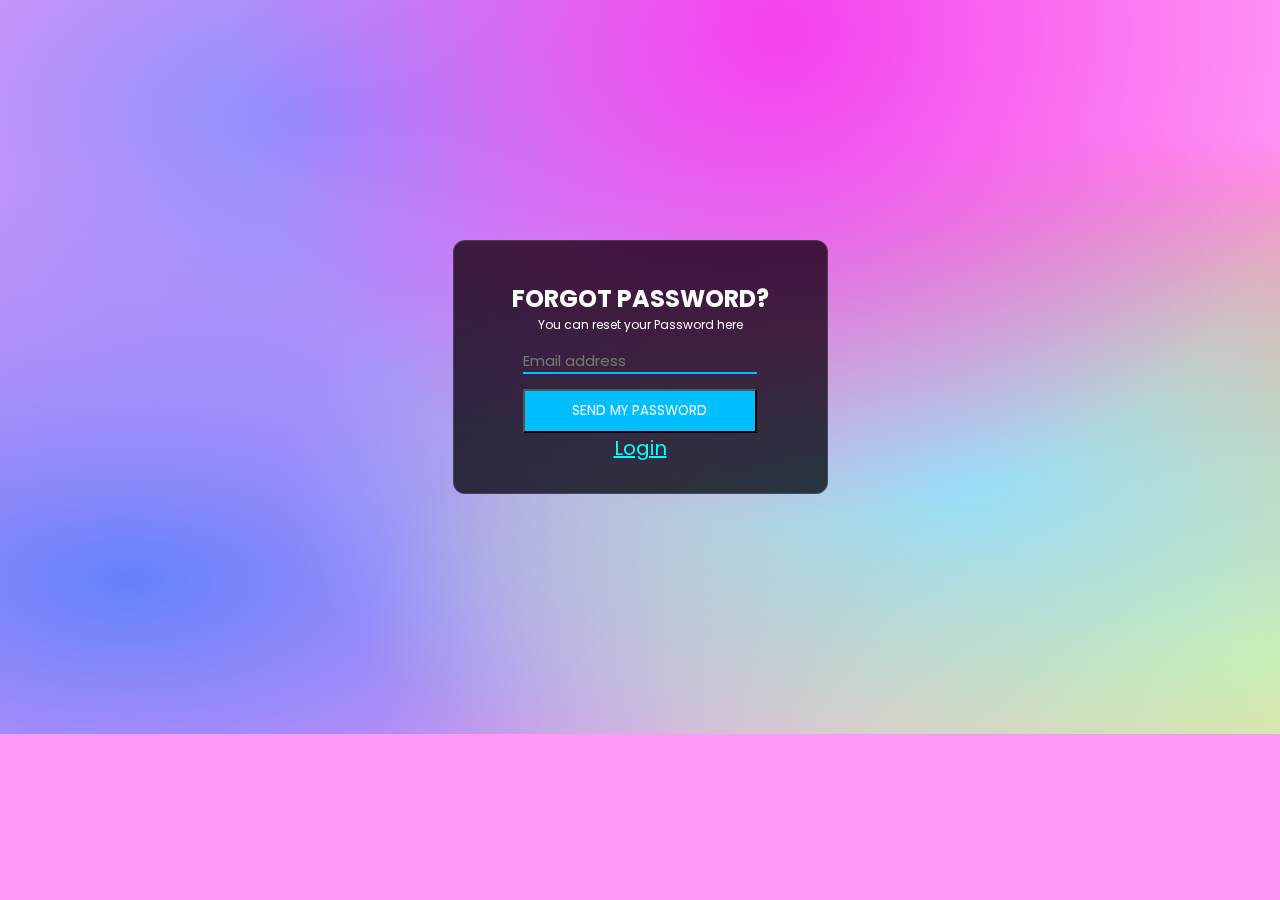
<file: forgotpassword.html>
<!doctype html>
<html lang="en">

<head>
    <!-- Required meta tags -->
    <meta charset="utf-8">
    <meta name="viewport" content="width=device-width, initial-scale=1">

    <!-- Font Awesome Icons  -->
    <link rel="stylesheet" href="https://cdnjs.cloudflare.com/ajax/libs/font-awesome/5.15.1/css/all.min.css"
        integrity="sha512-+4zCK9k+qNFUR5X+cKL9EIR+ZOhtIloNl9GIKS57V1MyNsYpYcUrUeQc9vNfzsWfV28IaLL3i96P9sdNyeRssA=="
        crossorigin="anonymous" />

    <!-- Google Fonts  -->
    <link rel="preconnect" href="https://fonts.googleapis.com">
    <link rel="preconnect" href="https://fonts.gstatic.com" crossorigin>
    <link href="https://fonts.googleapis.com/css2?family=Poppins&display=swap" rel="stylesheet">

    <title>Forgot Password UI Using CSS - @code.scientist x @codingtorque</title>
</head>
<style>
* {
    margin: 0;
    padding: 0;
    font-family: 'Poppins', sans-serif;
}

body {
    background-color: #ff99f5;
    background-image:
        radial-gradient(at 61% 4%, hsla(303, 91%, 61%, 1) 0px, transparent 50%),
        radial-gradient(at 75% 66%, hsla(196, 91%, 79%, 1) 0px, transparent 50%),
        radial-gradient(at 98% 88%, hsla(76, 87%, 78%, 1) 0px, transparent 50%),
        radial-gradient(at 23% 16%, hsla(238, 96%, 77%, 1) 0px, transparent 50%),
        radial-gradient(at 95% 65%, hsla(13, 91%, 75%, 1) 0px, transparent 50%),
        radial-gradient(at 10% 79%, hsla(228, 96%, 69%, 1) 0px, transparent 50%),
        radial-gradient(at 85% 58%, hsla(328, 81%, 68%, 1) 0px, transparent 50%);
    background-repeat: no-repeat;
    color: white;
    display: flex;
    align-items: center;
    justify-content: center;
    padding: 15rem 0;
}

.card {
    backdrop-filter: blur(16px) saturate(180%);
    -webkit-backdrop-filter: blur(16px) saturate(180%);
    background-color: rgba(0, 0, 0, 0.75);
    border-radius: 12px;
    border: 1px solid rgba(255, 255, 255, 0.125);
    display: flex;
    flex-direction: column;
    align-items: center;
    padding: 30px 40px;
}

.lock-icon {
    font-size: 3rem;
}

h2 {
    font-size: 1.5rem;
    margin-top: 10px;
    text-transform: uppercase;
}

p {
    font-size: 12px;
}

.passInput {
    margin-top: 15px;
    width: 80%;
    background: transparent;
    border: none;
    border-bottom: 2px solid deepskyblue;
    font-size: 15px;
    color: white;
    outline: none;
}

button{
    margin-top: 15px;
    width: 80%;
    background-color: deepskyblue;
    color: white;
    padding: 10px;
    text-transform: uppercase;
}
a{
    font-size: 20px;
    color: aqua;
}

</style>
<body>
    <div class="card">
        <p class="lock-icon"><i class="fas fa-lock"></i></p>
        <h2>Forgot Password?</h2>
        <p>You can reset your Password here</p>
        <input type="text" class="passInput" placeholder="Email address">
        <button type="submit" onclick="alert('Link has been sent to your email to reset Password')">Send My Password</button>
        <a href="login.html">Login</a>
    </div>
</body>

</html>
</file>
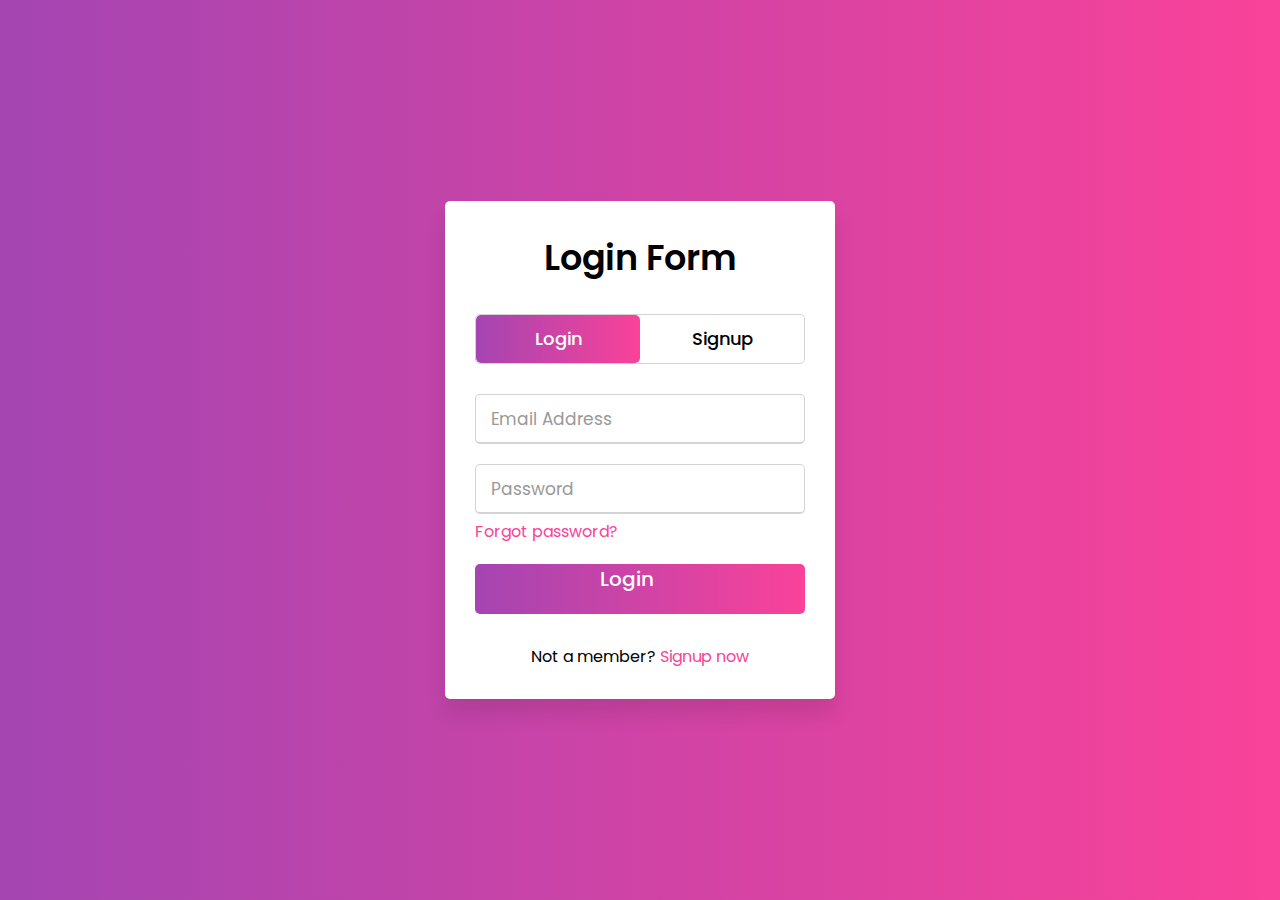
<file: login.html>
<!DOCTYPE html>
<html lang="en" dir="ltr">
  <head>
    <meta charset="utf-8">
    <title>Login & Signup Form | CodingNepal</title>
    <link rel="stylesheet" href="style.css">
    <meta name="viewport" content="width=device-width, initial-scale=1.0">
  </head>
  <body>
    <div class="wrapper">
      <div class="title-text">
        <div class="title login">Login Form</div>
        <div class="title signup">Signup Form</div>
      </div>
      <div class="form-container">
        <div class="slide-controls">
          <input type="radio" name="slide" id="login" checked>
          <input type="radio" name="slide" id="signup">
          <label for="login" class="slide login">Login</label>
          <label for="signup" class="slide signup">Signup</label>
          <div class="slider-tab"></div>
        </div>
        <div class="form-inner">
          <form action="#" class="login">
            <div class="field">
              <input type="email" placeholder="Email Address" required>
            </div>
            <div class="field">
              <input type="password" placeholder="Password" required>
            </div>
            <div class="pass-link"><a href="forgotpassword.html">Forgot password?</a></div>
            <div class="field btn">
              <div class="btn-layer"></div>
              <a href="index.html">Login</a>
            </div>
            <div class="signup-link">Not a member? <a href="">Signup now</a></div>
          </form>
          <form action="#" class="signup">
            <div class="field">
              <input type="email" placeholder="Email Address" required>
            </div>
            <div class="field">
              <input type="password" placeholder="Password" required>
            </div>
            <div class="field">
              <input type="password" placeholder="Confirm password" required>
            </div>
            <div class="field btn">
              <div class="btn-layer"></div>
              <a href="login.html">Sign Up</a>
            </div>
          </form>
        </div>
      </div>
    </div>

    <script>
      const loginText = document.querySelector(".title-text .login");
      const loginForm = document.querySelector("form.login");
      const loginBtn = document.querySelector("label.login");
      const signupBtn = document.querySelector("label.signup");
      const signupLink = document.querySelector("form .signup-link a");
      signupBtn.onclick = (()=>{
        loginForm.style.marginLeft = "-50%";
        loginText.style.marginLeft = "-50%";
      });
      loginBtn.onclick = (()=>{
        loginForm.style.marginLeft = "0%";
        loginText.style.marginLeft = "0%";
      });
      signupLink.onclick = (()=>{
        signupBtn.click();
        return false;
      });
    </script>

  </body>
</html>
</file>
<file: style.css>
@import url('https://fonts.googleapis.com/css?family=Poppins:400,500,600,700&display=swap');
*{
  margin: 0;
  padding: 0;
  box-sizing: border-box;
  font-family: 'Poppins', sans-serif;
}
html,body{
  display: grid;
  height: 100%;
  width: 100%;
  place-items: center;
  background: -webkit-linear-gradient(left, #a445b2, #fa4299);
}
::selection{
  background: #fa4299;
  color: #fff;
}
.wrapper{
  overflow: hidden;
  max-width: 390px;
  background: #fff;
  padding: 30px;
  border-radius: 5px;
  box-shadow: 0px 15px 20px rgba(0,0,0,0.1);
}
.wrapper .title-text{
  display: flex;
  width: 200%;
}
.wrapper .title{
  width: 50%;
  font-size: 35px;
  font-weight: 600;
  text-align: center;
  transition: all 0.6s cubic-bezier(0.68,-0.55,0.265,1.55);
}
.wrapper .slide-controls{
  position: relative;
  display: flex;
  height: 50px;
  width: 100%;
  overflow: hidden;
  margin: 30px 0 10px 0;
  justify-content: space-between;
  border: 1px solid lightgrey;
  border-radius: 5px;
}
.slide-controls .slide{
  height: 100%;
  width: 100%;
  color: #fff;
  font-size: 18px;
  font-weight: 500;
  text-align: center;
  line-height: 48px;
  cursor: pointer;
  z-index: 1;
  transition: all 0.6s ease;
}
.slide-controls label.signup{
  color: #000;
}
.slide-controls .slider-tab{
  position: absolute;
  height: 100%;
  width: 50%;
  left: 0;
  z-index: 0;
  border-radius: 5px;
  background: -webkit-linear-gradient(left, #a445b2, #fa4299);
  transition: all 0.6s cubic-bezier(0.68,-0.55,0.265,1.55);
}
input[type="radio"]{
  display: none;
}
#signup:checked ~ .slider-tab{
  left: 50%;
}
#signup:checked ~ label.signup{
  color: #fff;
  cursor: default;
  user-select: none;
}
#signup:checked ~ label.login{
  color: #000;
}
#login:checked ~ label.signup{
  color: #000;
}
#login:checked ~ label.login{
  cursor: default;
  user-select: none;
}
.wrapper .form-container{
  width: 100%;
  overflow: hidden;
}
.form-container .form-inner{
  display: flex;
  width: 200%;
}
.form-container .form-inner form{
  width: 50%;
  transition: all 0.6s cubic-bezier(0.68,-0.55,0.265,1.55);
}
.form-inner form .field{
  height: 50px;
  width: 100%;
  margin-top: 20px;
}
.form-inner form .field input{
  height: 100%;
  width: 100%;
  outline: none;
  padding-left: 15px;
  border-radius: 5px;
  border: 1px solid lightgrey;
  border-bottom-width: 2px;
  font-size: 17px;
  transition: all 0.3s ease;
}
.form-inner form .field input:focus{
  border-color: #fc83bb;
  /* box-shadow: inset 0 0 3px #fb6aae; */
}
.form-inner form .field input::placeholder{
  color: #999;
  transition: all 0.3s ease;
}
form .field input:focus::placeholder{
  color: #b3b3b3;
}
.form-inner form .pass-link{
  margin-top: 5px;
}
.form-inner form .signup-link{
  text-align: center;
  margin-top: 30px;
}
.form-inner form .pass-link a,
.form-inner form .signup-link a{
  color: #fa4299;
  text-decoration: none;
}
.form-inner form .pass-link a:hover,
.form-inner form .signup-link a:hover{
  text-decoration: underline;
}
form .btn{
  height: 50px;
  width: 100%;
  border-radius: 5px;
  position: relative;
  overflow: hidden;
}
form .btn .btn-layer{
  height: 100%;
  width: 300%;
  position: absolute;
  left: -100%;
  background: -webkit-linear-gradient(right, #a445b2, #fa4299, #a445b2, #fa4299);
  border-radius: 5px;
  transition: all 0.4s ease;;
}
form .btn:hover .btn-layer{
  left: 0;
}
form .btn a{
  height: 100%;
  width: 100%;
  z-index: 1;
  position: relative;
  background: none;
  border: none;
  color: #fff;
  padding-left: 0;
  border-radius: 5px;
  font-size: 20px;
  font-weight: 500;
  cursor: pointer;
  text-decoration: none;
  padding: 38%;
}
</file>
